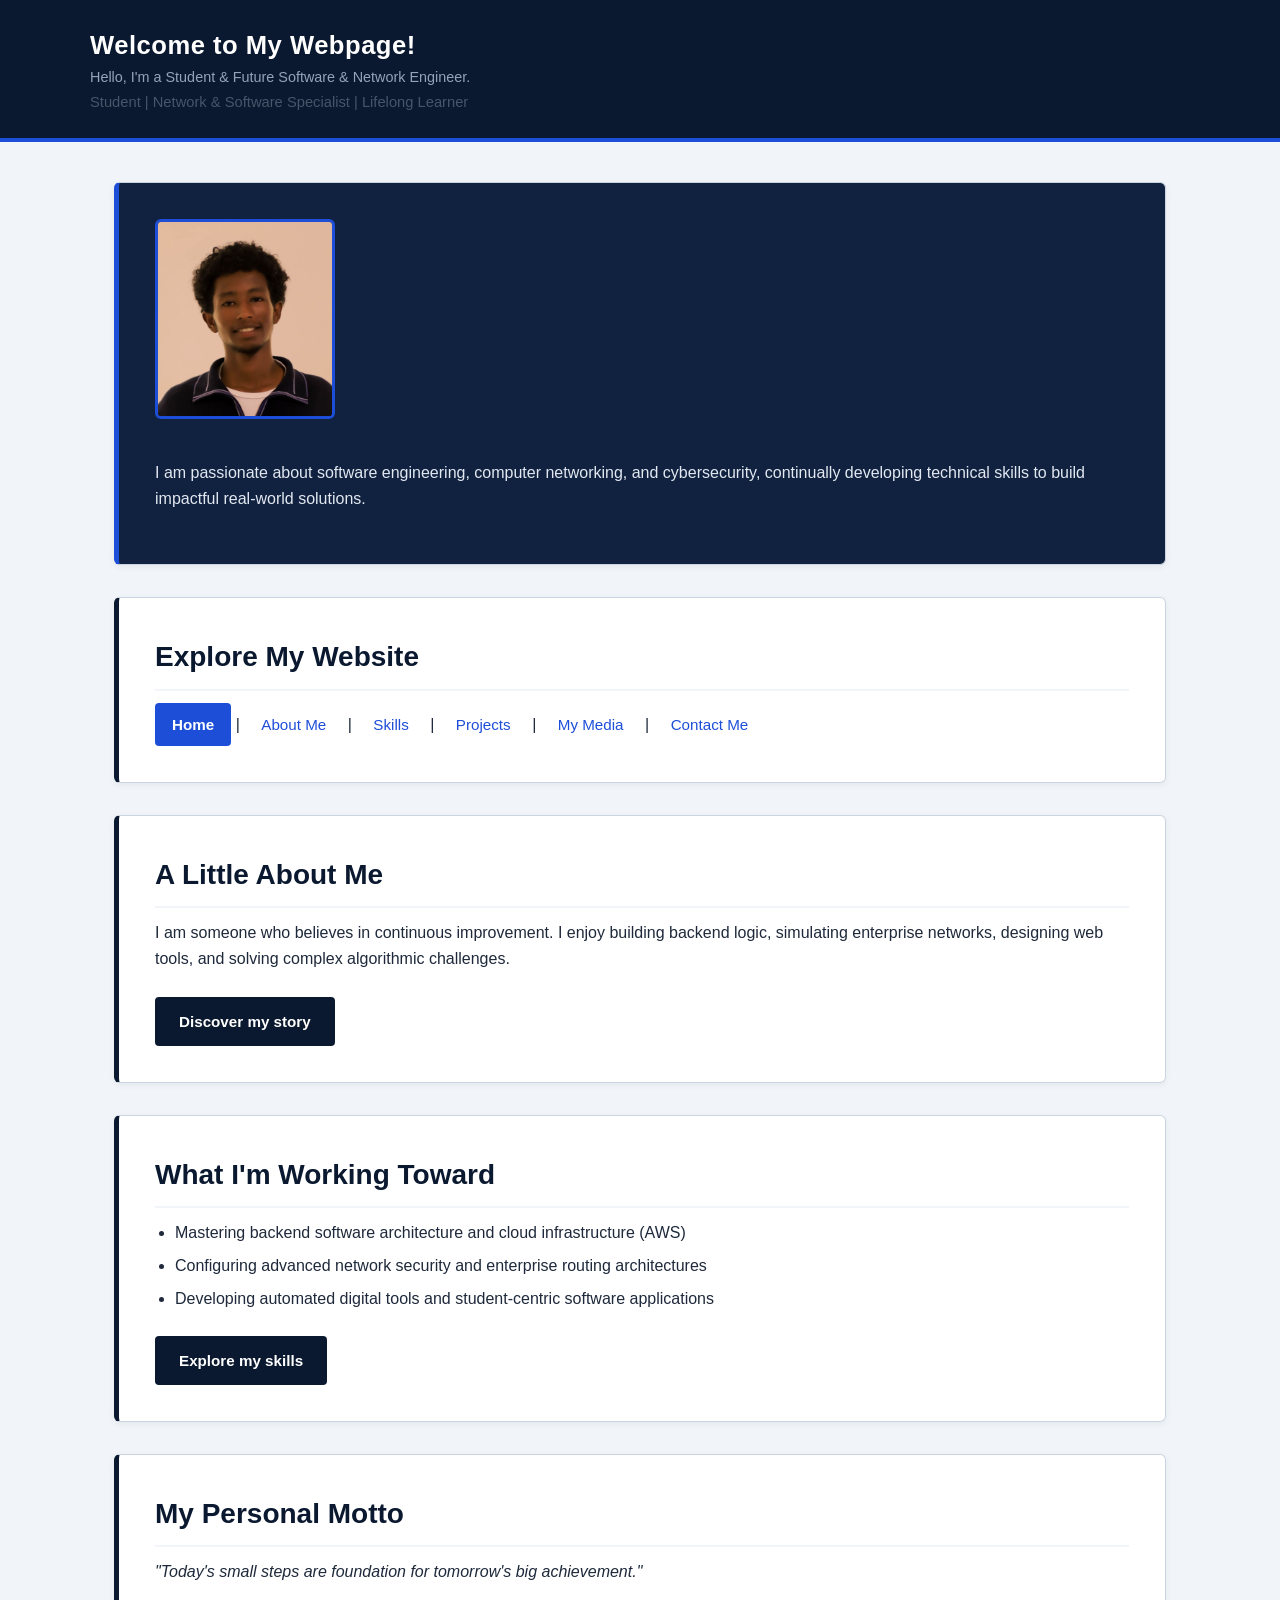
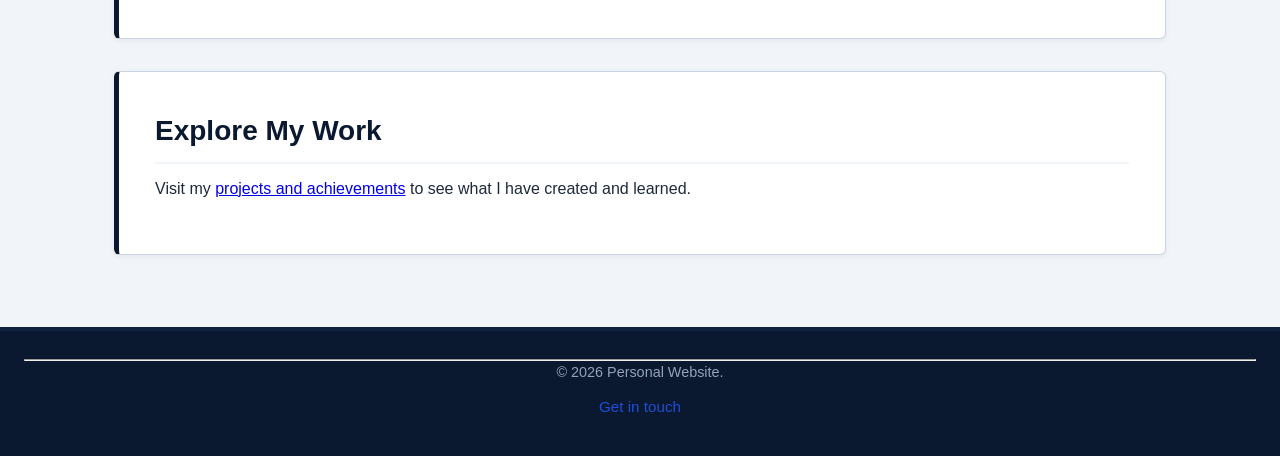
<file: index.html>
<!DOCTYPE html>
<html lang="en">
<head>
    <meta charset="UTF-8">
    <meta name="viewport" content="width=device-width, initial-scale=1.0">
    <title>Home - Roba's Personal Profile Website</title>
    <link rel="stylesheet" href="style.css">
</head>
<body id="page-home">

    <header id="main-header">
        <div class="header-inner">
            <div>
                <h1 id="site-title">Welcome to My Webpage!</h1>
                <p class="site-subtitle">Hello, I'm a Student &amp; Future Software &amp; Network Engineer.</p>
                <p class="muted-text">Student | Network &amp; Software Specialist | Lifelong Learner</p>
            </div>
        </div>
    </header>

    <main id="main-content">
        
        <section id="hero-section" class="page-section">
            <div class="profile-layout">
                <figure class="profile-figure">
                    <img src="images/profile.jpg" alt="Profile photo" width="180" height="200" class="profile-image">
                </figure>
                <div>
                    <p class="body-text">I am passionate about software engineering, computer networking, and cybersecurity, continually developing technical skills to build impactful real-world solutions.</p>
                </div>
            </div>
        </section>

        <section id="nav-section" class="page-section">
            <h2 class="section-heading">Explore My Website</h2>
            <nav class="navbar-block">
                <a href="index.html" class="nav-link active">Home</a> | 
                <a href="about.html" class="nav-link">About Me</a> | 
                <a href="skills.html" class="nav-link">Skills</a> | 
                <a href="projects.html" class="nav-link">Projects</a> | 
                <a href="media.html" class="nav-link">My Media</a> | 
                <a href="contact.html" class="nav-link">Contact Me</a>
            </nav>
        </section>

        <section id="about-intro-section" class="page-section">
            <h2 class="section-heading">A Little About Me</h2>
            <p class="body-text">I am someone who believes in continuous improvement. I enjoy building backend logic, simulating enterprise networks, designing web tools, and solving complex algorithmic challenges.</p>
            <p><a href="about.html" class="btn-primary">Discover my story</a></p>
        </section>

        <section id="goals-section" class="page-section">
            <h2 class="section-heading">What I'm Working Toward</h2>
            <ul class="styled-list">
                <li>Mastering backend software architecture and cloud infrastructure (AWS)</li>
                <li>Configuring advanced network security and enterprise routing architectures</li>
                <li>Developing automated digital tools and student-centric software applications</li>
            </ul>
            <p><a href="skills.html" class="btn-primary">Explore my skills</a></p>
        </section>

        <section id="motto-section" class="page-section">
            <h2 class="section-heading">My Personal Motto</h2>
            <blockquote class="body-text">
                <p><em>"Today's small steps are foundation for tomorrow's big achievement."</em></p>
            </blockquote>
        </section>

        <section id="work-explore-section" class="page-section">
            <h2 class="section-heading">Explore My Work</h2>
            <p class="body-text">Visit my <a href="projects.html">projects and achievements</a> to see what I have created and learned.</p>
        </section>
    </main>

    <footer id="main-footer">
        <hr>
        <p class="footer-text">&copy; 2026 Personal Website.</p>
        <p class="footer-text"><a href="contact.html" class="nav-link">Get in touch</a></p>
    </footer>

</body>
</html>
</file>
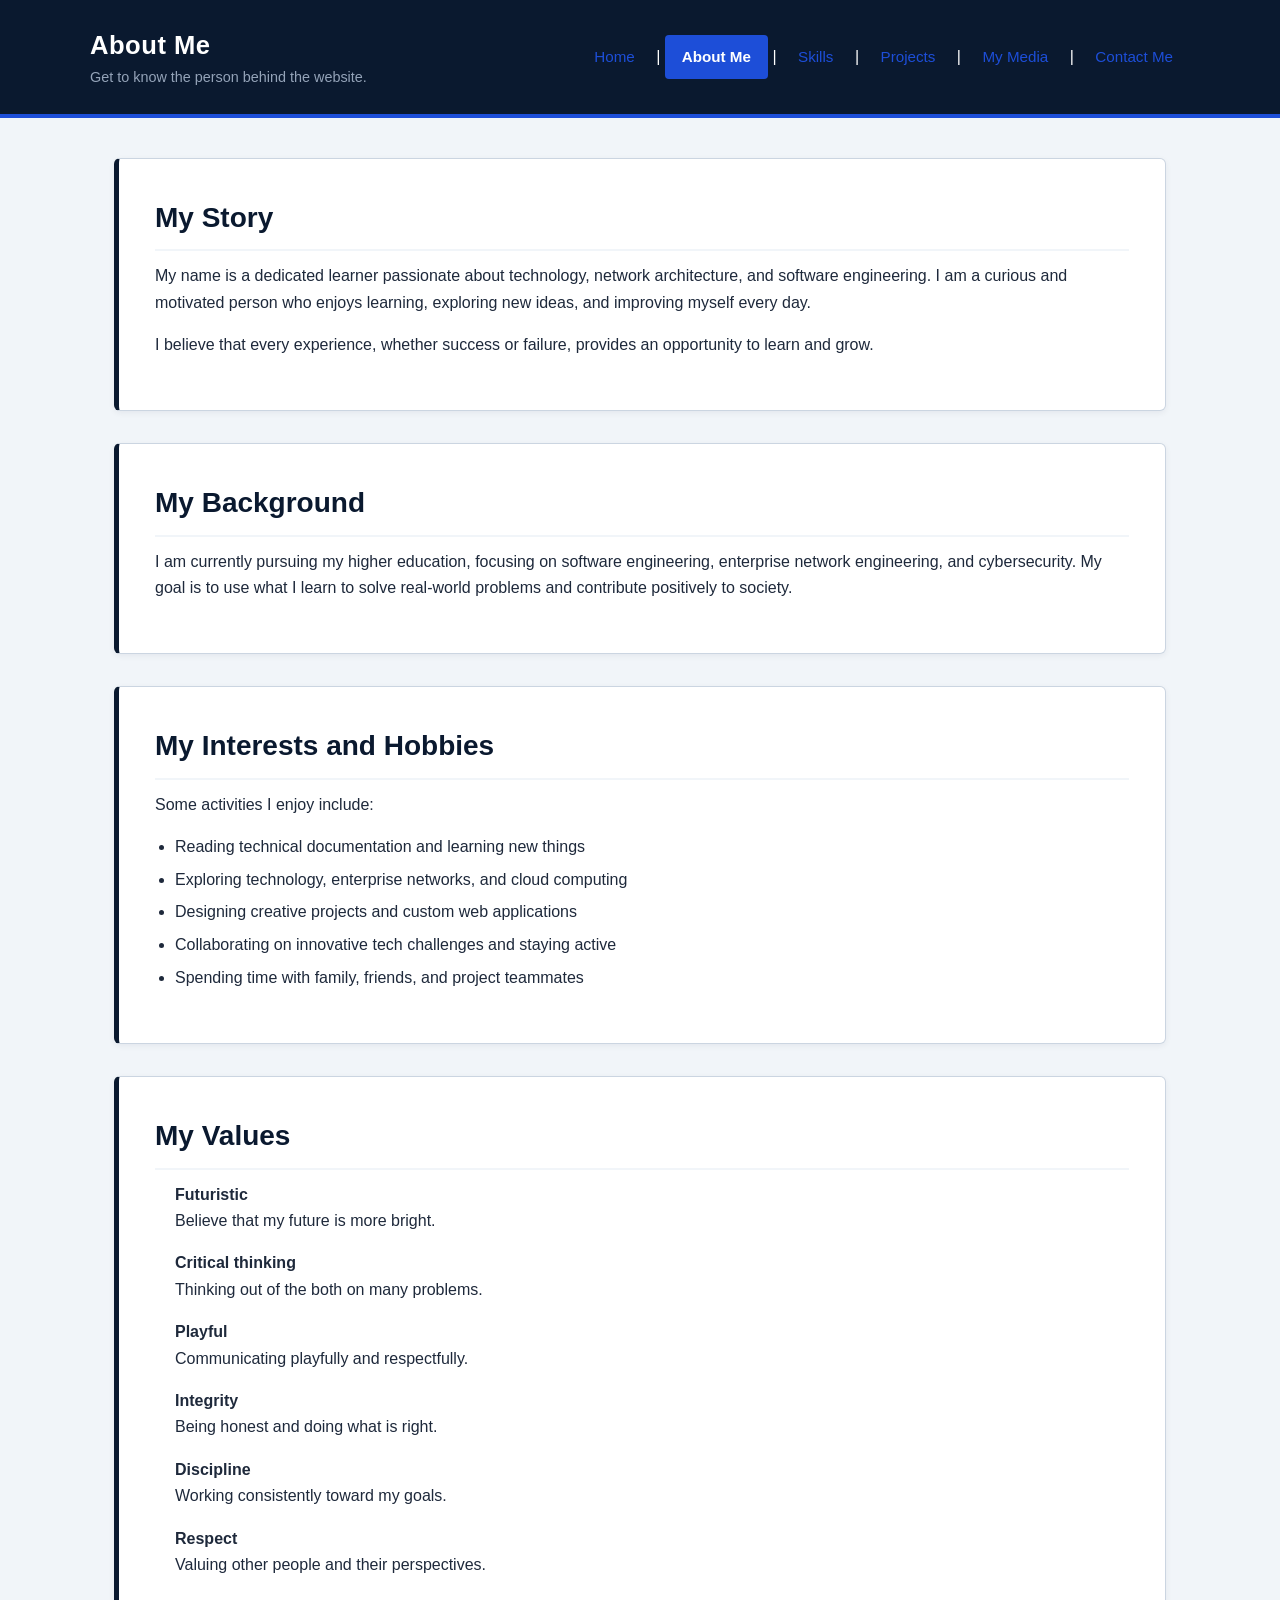
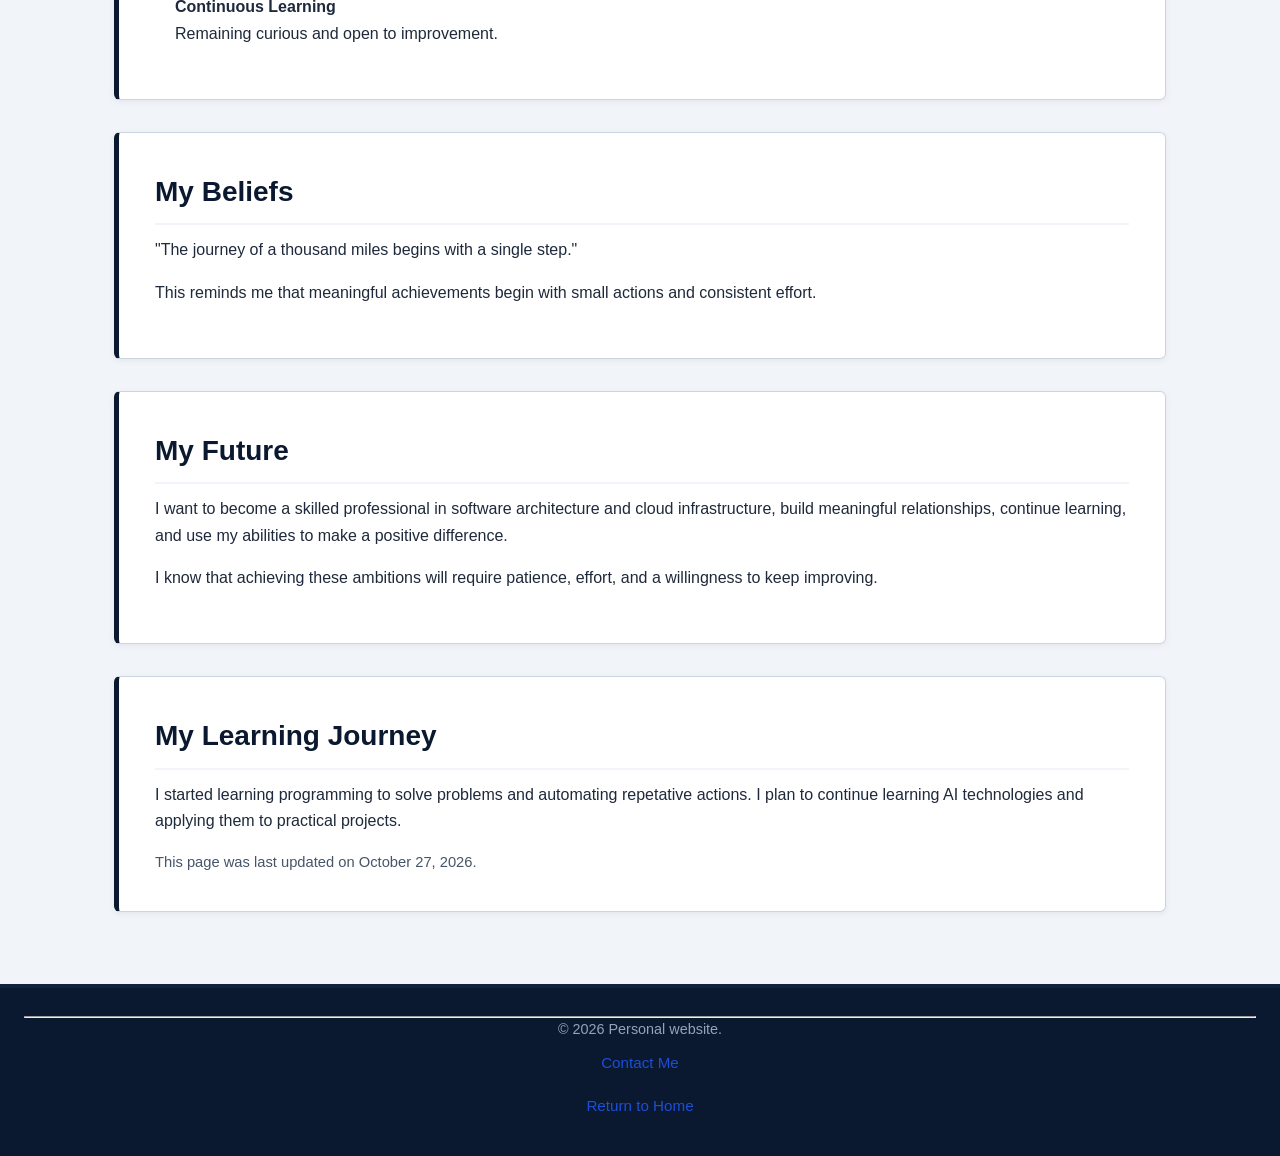
<file: about.html>
<!DOCTYPE html>
<html lang="en">
<head>
    <meta charset="UTF-8">
    <meta name="viewport" content="width=device-width, initial-scale=1.0">
    <title>About Me - Personal Profile Website</title>
    <link rel="stylesheet" href="style.css">
</head>
<body id="page-about">

    <header id="main-header">
        <div class="header-inner">
            <div>
                <h1 id="site-title">About Me</h1>
                <p class="site-subtitle">Get to know the person behind the website.</p>
            </div>
            <nav class="navbar-block">
                <a href="index.html" class="nav-link">Home</a> | 
                <a href="about.html" class="nav-link active">About Me</a> | 
                <a href="skills.html" class="nav-link">Skills</a> | 
                <a href="projects.html" class="nav-link">Projects</a> | 
                <a href="media.html" class="nav-link">My Media</a> | 
                <a href="contact.html" class="nav-link">Contact Me</a>
            </nav>
        </div>
    </header>

    <main id="main-content">
        <section class="page-section">
            <h2 class="section-heading">My Story</h2>
            <p class="body-text">My name is a dedicated learner passionate about technology, network architecture, and software engineering. I am a curious and motivated person who enjoys learning, exploring new ideas, and improving myself every day.</p>
            <p class="body-text">I believe that every experience, whether success or failure, provides an opportunity to learn and grow.</p>
        </section>

        <section class="page-section">
            <h2 class="section-heading">My Background</h2>
            <p class="body-text">I am currently pursuing my higher education, focusing on software engineering, enterprise network engineering, and cybersecurity. My goal is to use what I learn to solve real-world problems and contribute positively to society.</p>
        </section>

        <section class="page-section">
            <h2 class="section-heading">My Interests and Hobbies</h2>
            <p class="body-text">Some activities I enjoy include:</p>
            <ul class="styled-list">
                <li>Reading technical documentation and learning new things</li>
                <li>Exploring technology, enterprise networks, and cloud computing</li>
                <li>Designing creative projects and custom web applications</li>
                <li>Collaborating on innovative tech challenges and staying active</li>
                <li>Spending time with family, friends, and project teammates</li>
            </ul>
        </section>

        <section class="page-section">
            <h2 class="section-heading">My Values</h2>
            <dl class="styled-list">
                <dt><strong>Futuristic</strong></dt>
                <dd class="body-text">Believe that my future is more bright.</dd>

                <dt><strong>Critical thinking</strong></dt>
                <dd class="body-text">Thinking out of the both on many problems.</dd>

                <dt><strong>Playful</strong></dt>
                <dd class="body-text">Communicating playfully and respectfully.</dd>

                <dt><strong>Integrity</strong></dt>
                <dd class="body-text">Being honest and doing what is right.</dd>
                
                <dt><strong>Discipline</strong></dt>
                <dd class="body-text">Working consistently toward my goals.</dd>
                
                <dt><strong>Respect</strong></dt>
                <dd class="body-text">Valuing other people and their perspectives.</dd>
                
                <dt><strong>Continuous Learning</strong></dt>
                <dd class="body-text">Remaining curious and open to improvement.</dd>
            </dl>
        </section>

        <section class="page-section">
            <h2 class="section-heading">My Beliefs</h2>
            <blockquote class="body-text">
                <p>"The journey of a thousand miles begins with a single step."</p>
            </blockquote>
            <p class="body-text">This reminds me that meaningful achievements begin with small actions and consistent effort.</p>
        </section>

        <section class="page-section">
            <h2 class="section-heading">My Future</h2>
            <p class="body-text">I want to become a skilled professional in software architecture and cloud infrastructure, build meaningful relationships, continue learning, and use my abilities to make a positive difference.</p>
            <p class="body-text">I know that achieving these ambitions will require patience, effort, and a willingness to keep improving.</p>
        </section>

        <section class="page-section">
            <h2 class="section-heading">My Learning Journey</h2>
            <p class="body-text">I started learning programming to solve problems and automating repetative actions. I plan to continue learning AI technologies and applying them to practical projects.</p>
            <p class="muted-text">This page was last updated on <time datetime="2026-10-27">October 27, 2026</time>.</p>
        </section>
    </main>

    <footer id="main-footer">
        <hr>
        <p class="footer-text">&copy; 2026 Personal website.</p>
        <p class="footer-text"><a href="contact.html" class="nav-link">Contact Me</a></p>
        <p class="footer-text"><a href="index.html" class="nav-link">Return to Home</a></p>
    </footer>

</body>
</html>
</file>
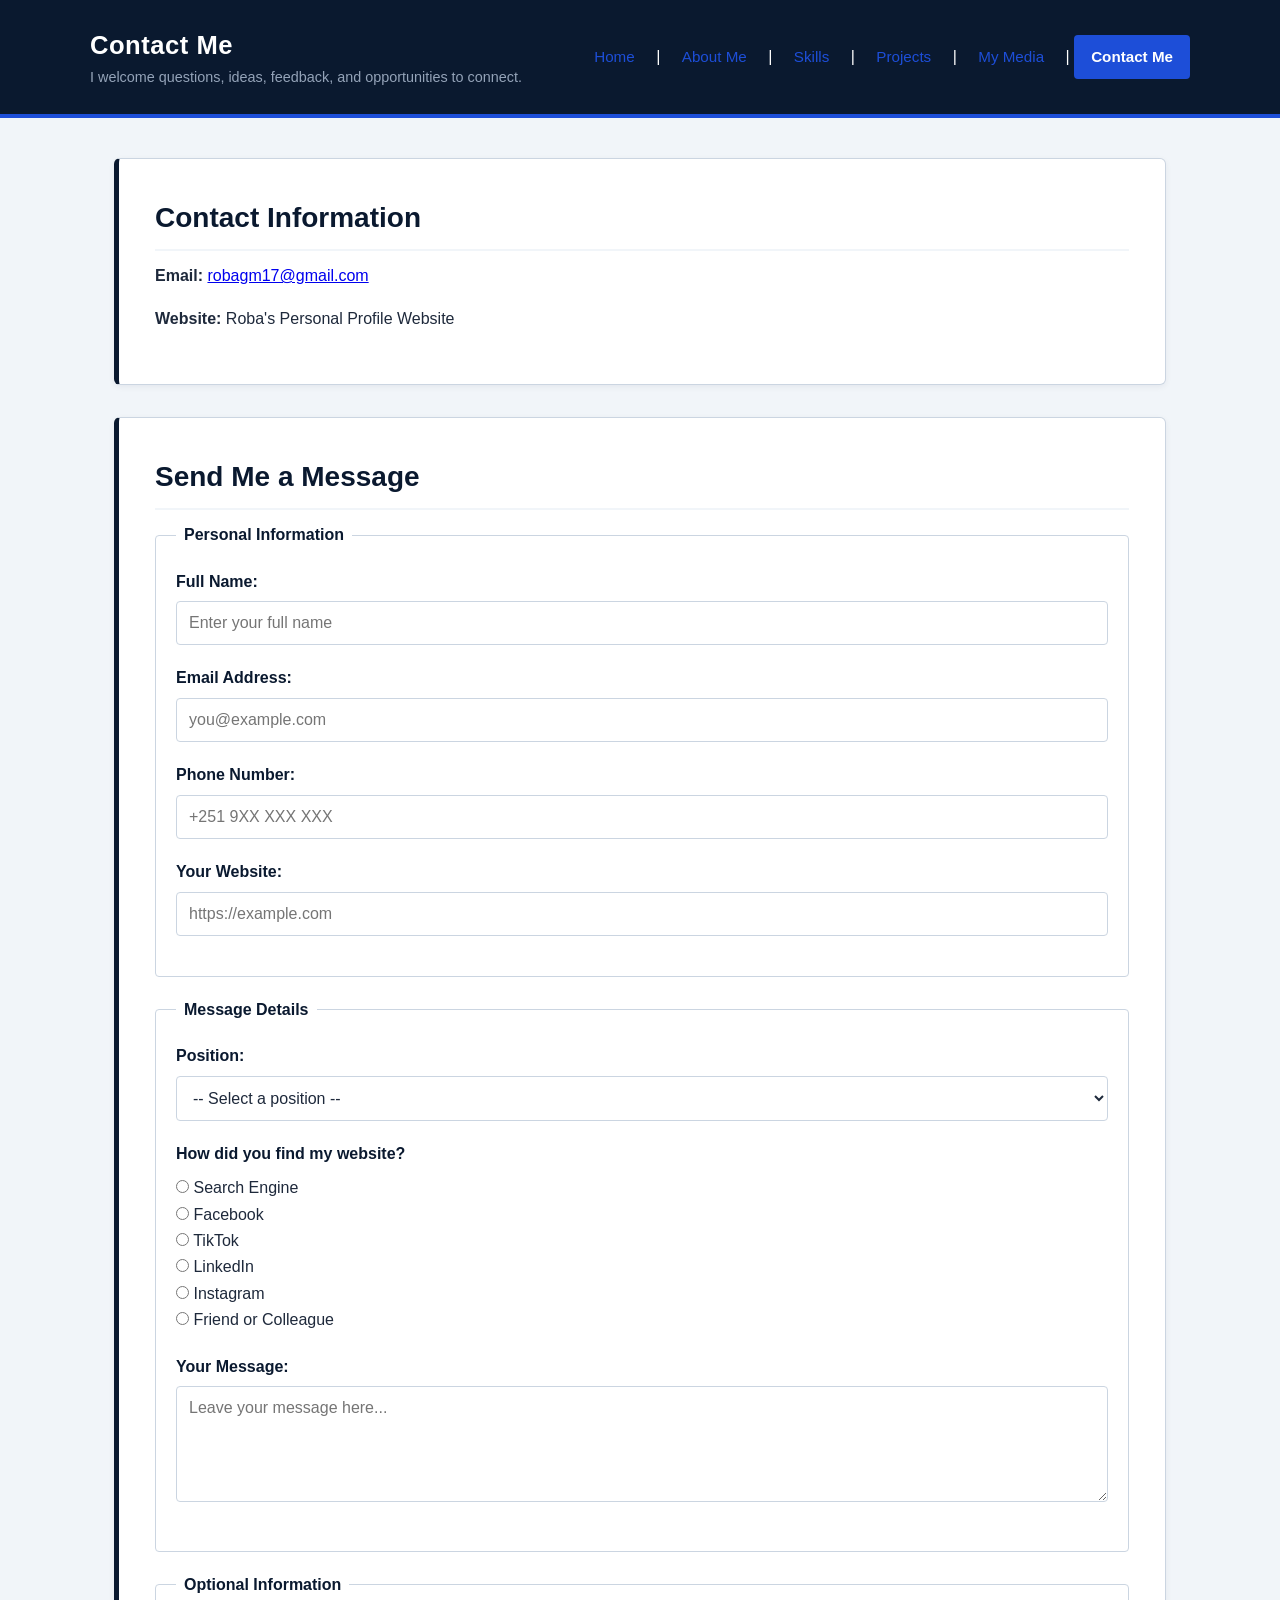
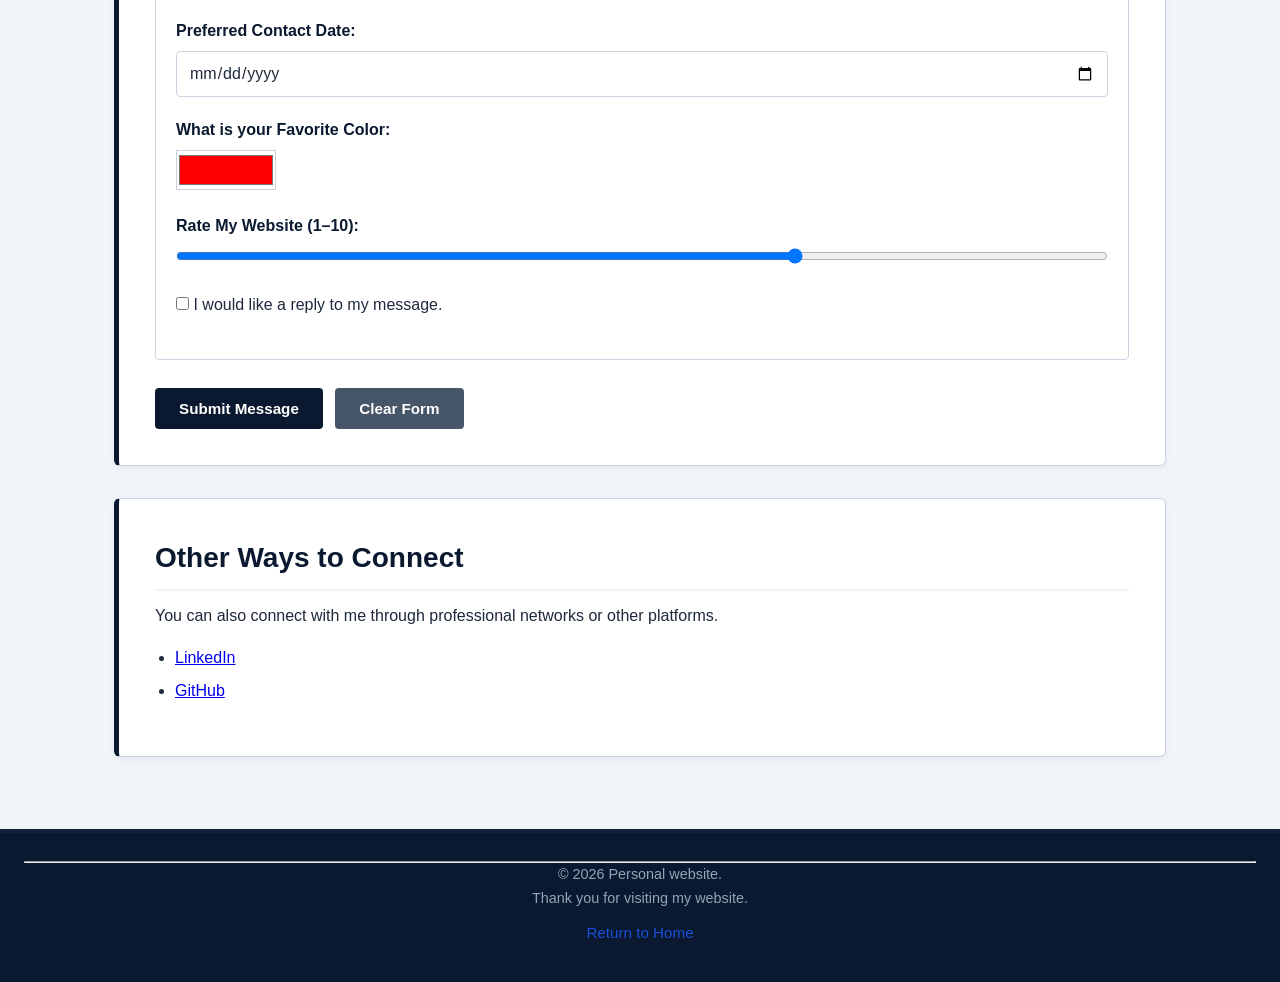
<file: contact.html>
<!DOCTYPE html>
<html lang="en">
<head>
    <meta charset="UTF-8">
    <meta name="viewport" content="width=device-width, initial-scale=1.0">
    <title>Contact Me -> Roba's Personal Profile Website</title>
    <link rel="stylesheet" href="style.css">
</head>
<body id="page-contact">

    <header id="main-header">
        <div class="header-inner">
            <div>
                <h1 id="site-title">Contact Me</h1>
                <p class="site-subtitle">I welcome questions, ideas, feedback, and opportunities to connect.</p>
            </div>
            <nav class="navbar-block">
                <a href="index.html" class="nav-link">Home</a> | 
                <a href="about.html" class="nav-link">About Me</a> | 
                <a href="skills.html" class="nav-link">Skills</a> | 
                <a href="projects.html" class="nav-link">Projects</a> | 
                <a href="media.html" class="nav-link">My Media</a> | 
                <a href="contact.html" class="nav-link active">Contact Me</a>
            </nav>
        </div>
    </header>

    <main id="main-content">
        <section class="page-section">
            <h2 class="section-heading">Contact Information</h2>
            <p class="body-text"><strong>Email:</strong> <a href="mailto:robagm17@gmail.com">robagm17@gmail.com</a></p>
            <p class="body-text"><strong>Website:</strong> Roba's Personal Profile Website</p>
        </section>

        <section class="page-section">
            <h2 class="section-heading">Send Me a Message</h2>
            <form action="#" method="post" id="contact-form">

                <fieldset>
                    <legend>Personal Information</legend>
                    
                    <div class="form-group">
                        <label for="fullname" class="form-label">Full Name:</label>
                        <input type="text" id="fullname" name="fullname" placeholder="Enter your full name" required class="form-input">
                    </div>
                    
                    <div class="form-group">
                        <label for="email" class="form-label">Email Address:</label>
                        <input type="email" id="email" name="email" placeholder="you@example.com" required class="form-input">
                    </div>
                    
                    <div class="form-group">
                        <label for="phone" class="form-label">Phone Number:</label>
                        <input type="tel" id="phone" name="phone" placeholder="+251 9XX XXX XXX" pattern="[\+]?[0-9\s\-]{9,15}" class="form-input">
                    </div>
                    
                    <div class="form-group">
                        <label for="website" class="form-label">Your Website:</label>
                        <input type="url" id="website" name="website" placeholder="https://example.com" class="form-input">
                    </div>
                </fieldset>

                <fieldset>
                    <legend>Message Details</legend>
                    
                    <div class="form-group">
                        <label for="subject" class="form-label">Position:</label>
                        <select id="subject" name="subject" required class="form-select">
                            <option value="">-- Select a position --</option>
                            <option value="general">General Inquiry</option>
                            <option value="collaboration">Project Collaboration</option>
                            <option value="networking">Networking &amp; Security</option>
                            <option value="feedback">Website Feedback</option>
                        </select>
                    </div>

                    <div class="form-group">
                        <strong class="form-label">How did you find my website?</strong>
                        <div style="margin-top: 0.5rem;" class="body-text">
                            <input type="radio" id="find-search" name="referral" value="search">
                            <label for="find-search">Search Engine</label><br>

                            <input type="radio" id="facebook" name="referral" value="facebook">
                            <label for="facebook">Facebook</label><br>

                            <input type="radio" id="tiktok" name="referral" value="tiktok">
                            <label for="tiktok">TikTok</label><br>

                            <input type="radio" id="linkedin" name="referral" value="linkedin">
                            <label for="linkedin">LinkedIn</label><br>

                            <input type="radio" id="instagram" name="referral" value="instagram">
                            <label for="instagram">Instagram</label><br>

                            <input type="radio" id="find-friend" name="referral" value="friend">
                            <label for="find-friend">Friend or Colleague</label>
                        </div>
                    </div>

                    <div class="form-group">
                        <label for="message" class="form-label">Your Message:</label>
                        <textarea id="message" name="message" rows="5" cols="40" placeholder="Leave your message here..." required class="form-textarea"></textarea>
                    </div>
                </fieldset>

                <fieldset>
                    <legend>Optional Information</legend>
                    
                    <div class="form-group">
                        <label for="contact-date" class="form-label">Preferred Contact Date:</label>
                        <input type="date" id="contact-date" name="contact-date" class="form-input">
                    </div>

                    <div class="form-group">
                        <label for="fav-color" class="form-label">What is your Favorite Color:</label>
                        <input type="color" id="fav-color" name="fav-color" value="#ff0000" style="height: 40px; width: 100px; border: 1px solid var(--border-gray); background: none; cursor: pointer;">
                    </div>

                    <div class="form-group">
                        <label for="site-rating" class="form-label">Rate My Website (1–10):</label>
                        <input type="range" id="site-rating" name="site-rating" min="1" max="10" value="7" style="width: 100%;">
                    </div>

                    <div class="form-group">
                        <input type="checkbox" id="reply-request" name="reply-request" value="yes">
                        <label for="reply-request">I would like a reply to my message.</label>
                    </div>
                </fieldset>

                <button type="submit">Submit Message</button>
                <button type="reset">Clear Form</button>

            </form>
        </section>

        <section class="page-section">
            <h2 class="section-heading">Other Ways to Connect</h2>
            <p class="body-text">You can also connect with me through professional networks or other platforms.</p>
            <ul class="styled-list">
                <li><a href="https://linkedin.com/in/roba-gm" target="_blank" rel="noopener">LinkedIn</a></li>
                <li><a href="https://github.com/roba-gm" target="_blank" rel="noopener">GitHub</a></li>
            </ul>
        </section>
    </main>

    <footer id="main-footer">
        <hr>
        <p class="footer-text">&copy; 2026 Personal website.</p>
        <p class="footer-text">Thank you for visiting my website.</p>
        <p class="footer-text"><a href="index.html" class="nav-link">Return to Home</a></p>
    </footer>

</body>
</html>
</file>
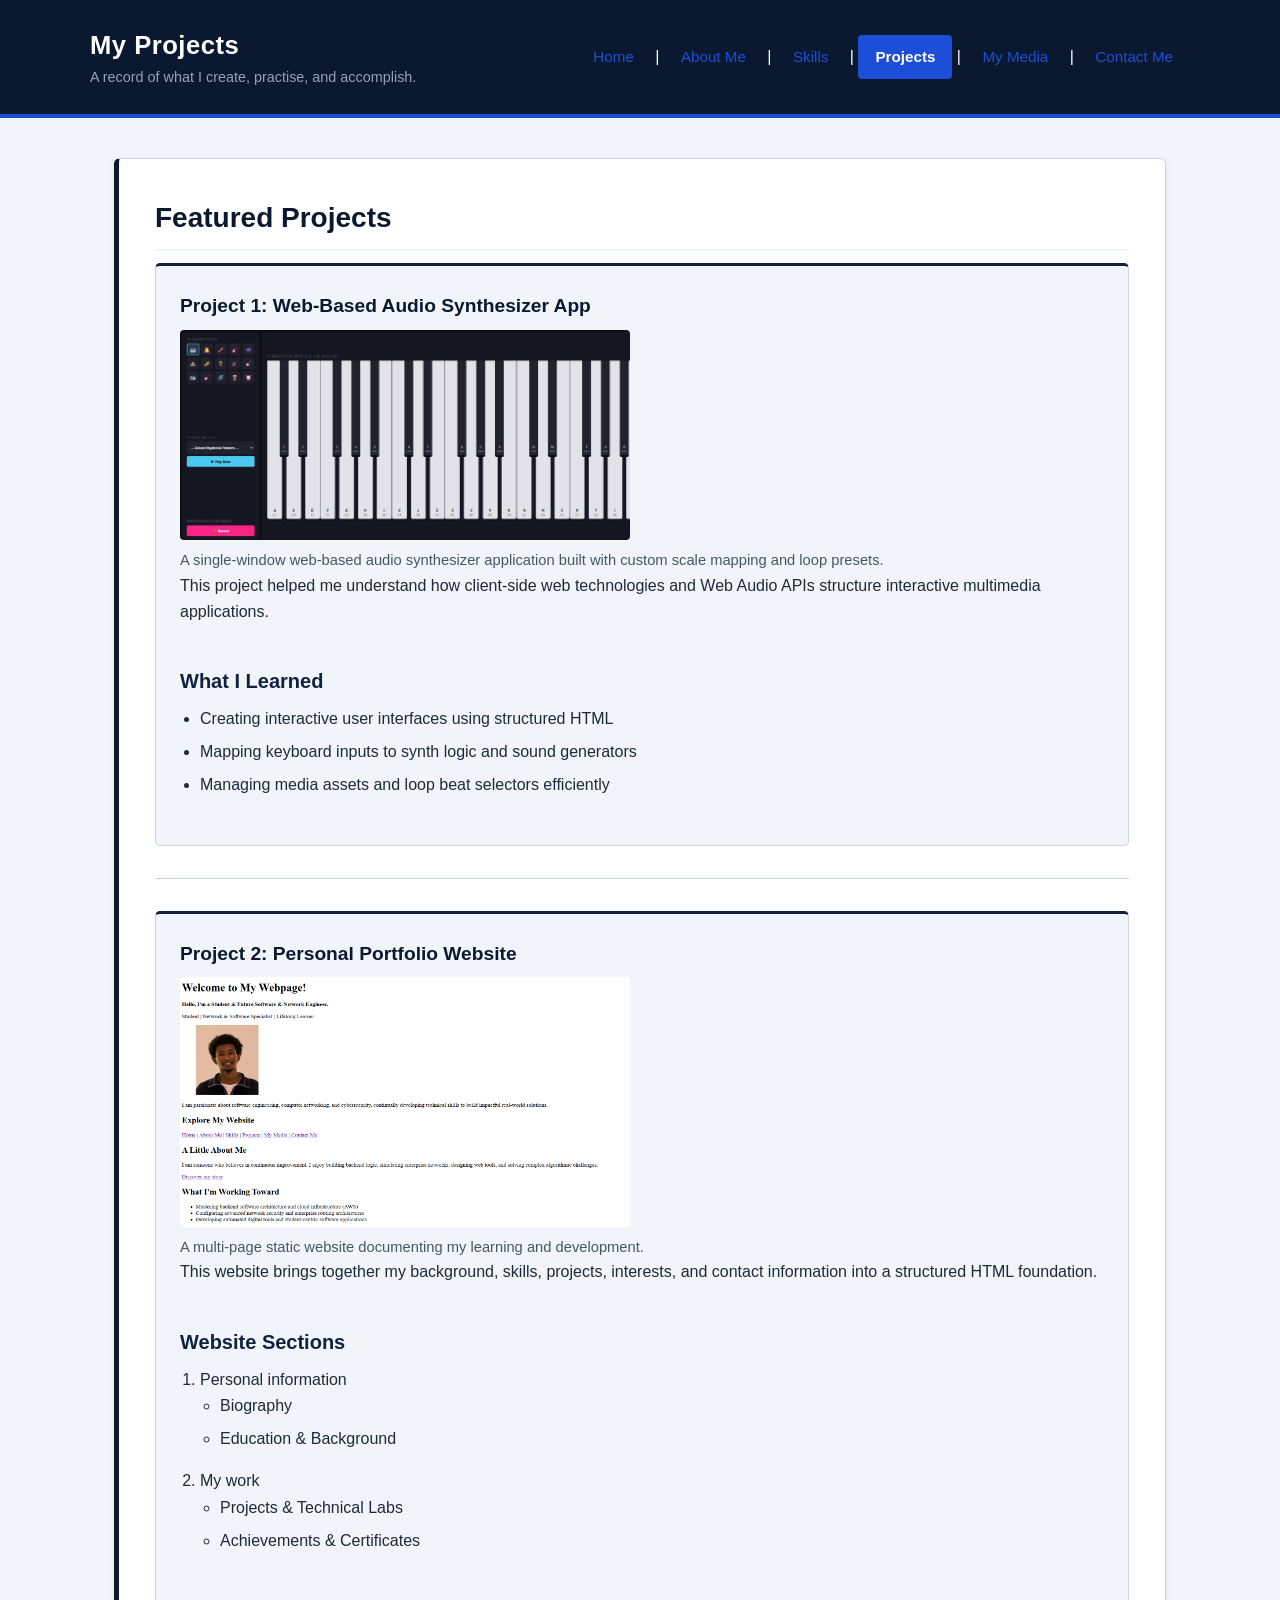
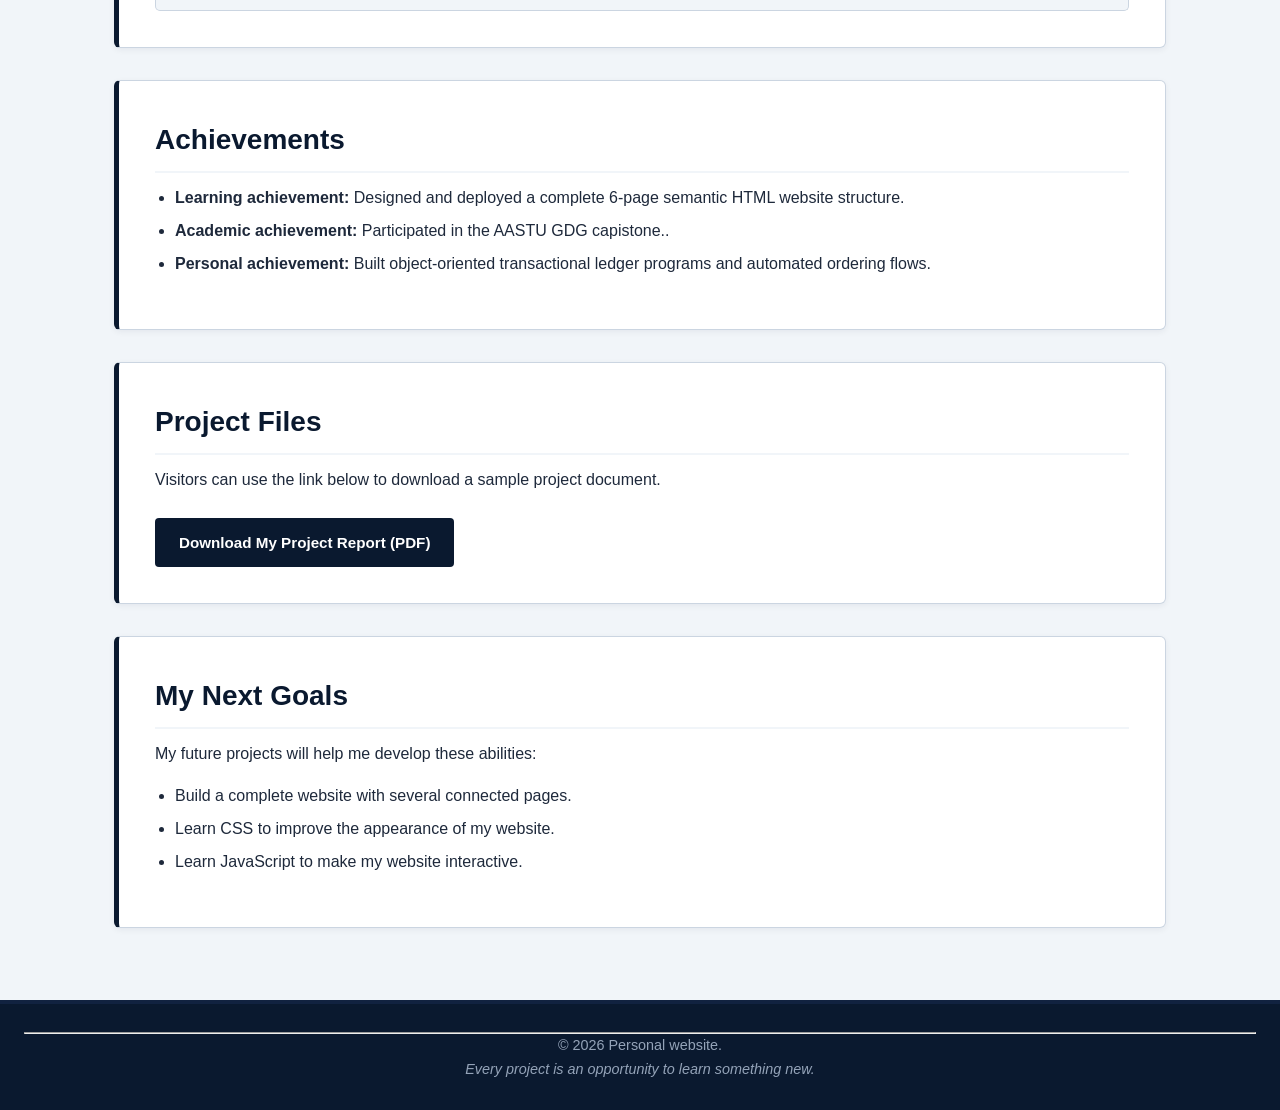
<file: projects.html>
<!DOCTYPE html>
<html lang="en">
<head>
    <meta charset="UTF-8">
    <meta name="viewport" content="width=device-width, initial-scale=1.0">
    <title>Projects & Achievements - Personal Profile Website</title>
    <link rel="stylesheet" href="style.css">
</head>
<body id="page-projects">

    <header id="main-header">
        <div class="header-inner">
            <div>
                <h1 id="site-title">My Projects</h1>
                <p class="site-subtitle">A record of what I create, practise, and accomplish.</p>
            </div>
            <nav class="navbar-block">
                <a href="index.html" class="nav-link">Home</a> | 
                <a href="about.html" class="nav-link">About Me</a> | 
                <a href="skills.html" class="nav-link">Skills</a> | 
                <a href="projects.html" class="nav-link active">Projects</a> | 
                <a href="media.html" class="nav-link">My Media</a> | 
                <a href="contact.html" class="nav-link">Contact Me</a>
            </nav>
        </div>
    </header>

    <main id="main-content">
        <section class="page-section">
            <h2 class="section-heading">Featured Projects</h2>

            <article class="info-card" style="margin-bottom: 2rem;">
                <h3 class="card-title">Project 1: Web-Based Audio Synthesizer App</h3>
                <figure>
                    <img src="images/project1.png" alt="Screenshot of Web-Based Audio Synthesizer Interface" width="450" style="max-width: 100%; height: auto; border-radius: 4px;">
                    <figcaption class="muted-text">A single-window web-based audio synthesizer application built with custom scale mapping and loop presets.</figcaption>
                </figure>
                <p class="body-text">This project helped me understand how client-side web technologies and Web Audio APIs structure interactive multimedia applications.</p>
                
                <h4 class="subsection-heading">What I Learned</h4>
                <ul class="styled-list">
                    <li>Creating interactive user interfaces using structured HTML</li>
                    <li>Mapping keyboard inputs to synth logic and sound generators</li>
                    <li>Managing media assets and loop beat selectors efficiently</li>
                </ul>
            </article>

            <hr style="border: 0; border-top: 1px solid var(--border-gray); margin: 2rem 0;">

            <article class="info-card">
                <h3 class="card-title">Project 2: Personal Portfolio Website</h3>
                <figure>
                    <img src="images/project2.png" alt="Preview layout of personal portfolio website" width="450" style="max-width: 100%; height: auto; border-radius: 4px;">
                    <figcaption class="muted-text">A multi-page static website documenting my learning and development.</figcaption>
                </figure>
                <p class="body-text">This website brings together my background, skills, projects, interests, and contact information into a structured HTML foundation.</p>
                
                <h4 class="subsection-heading">Website Sections</h4>
                <ol class="styled-list">
                    <li>Personal information
                        <ul class="styled-list">
                            <li>Biography</li>
                            <li>Education &amp; Background</li>
                        </ul>
                    </li>
                    <li>My work
                        <ul class="styled-list">
                            <li>Projects &amp; Technical Labs</li>
                            <li>Achievements &amp; Certificates</li>
                        </ul>
                    </li>
                </ol>
            </article>
        </section>

        <section class="page-section">
            <h2 class="section-heading">Achievements</h2>
            <ul class="styled-list">
                <li><strong>Learning achievement:</strong> Designed and deployed a complete 6-page semantic HTML website structure.</li>
                <li><strong>Academic achievement:</strong> Participated in the AASTU GDG capistone..</li>
                <li><strong>Personal achievement:</strong> Built object-oriented transactional ledger programs and automated ordering flows.</li>
            </ul>
        </section>

        <section class="page-section">
            <h2 class="section-heading">Project Files</h2>
            <p class="body-text">Visitors can use the link below to download a sample project document.</p>
            <p><a href="docs/Project-Report.pdf" download="Project-Report-2026.pdf" class="btn-primary">Download My Project Report (PDF)</a></p>
        </section>

        <section class="page-section">
            <h2 class="section-heading">My Next Goals</h2>
            <p class="body-text">My future projects will help me develop these abilities:</p>
            <ul class="styled-list">
                <li>Build a complete website with several connected pages.</li>
                <li>Learn CSS to improve the appearance of my website.</li>
                <li>Learn JavaScript to make my website interactive.</li>
            </ul>
        </section>
    </main>

    <footer id="main-footer">
        <hr>
        <p class="footer-text">&copy; 2026 Personal website.</p>
        <p class="footer-text"><em>Every project is an opportunity to learn something new.</em></p>
    </footer>

</body>
</html>
</file>
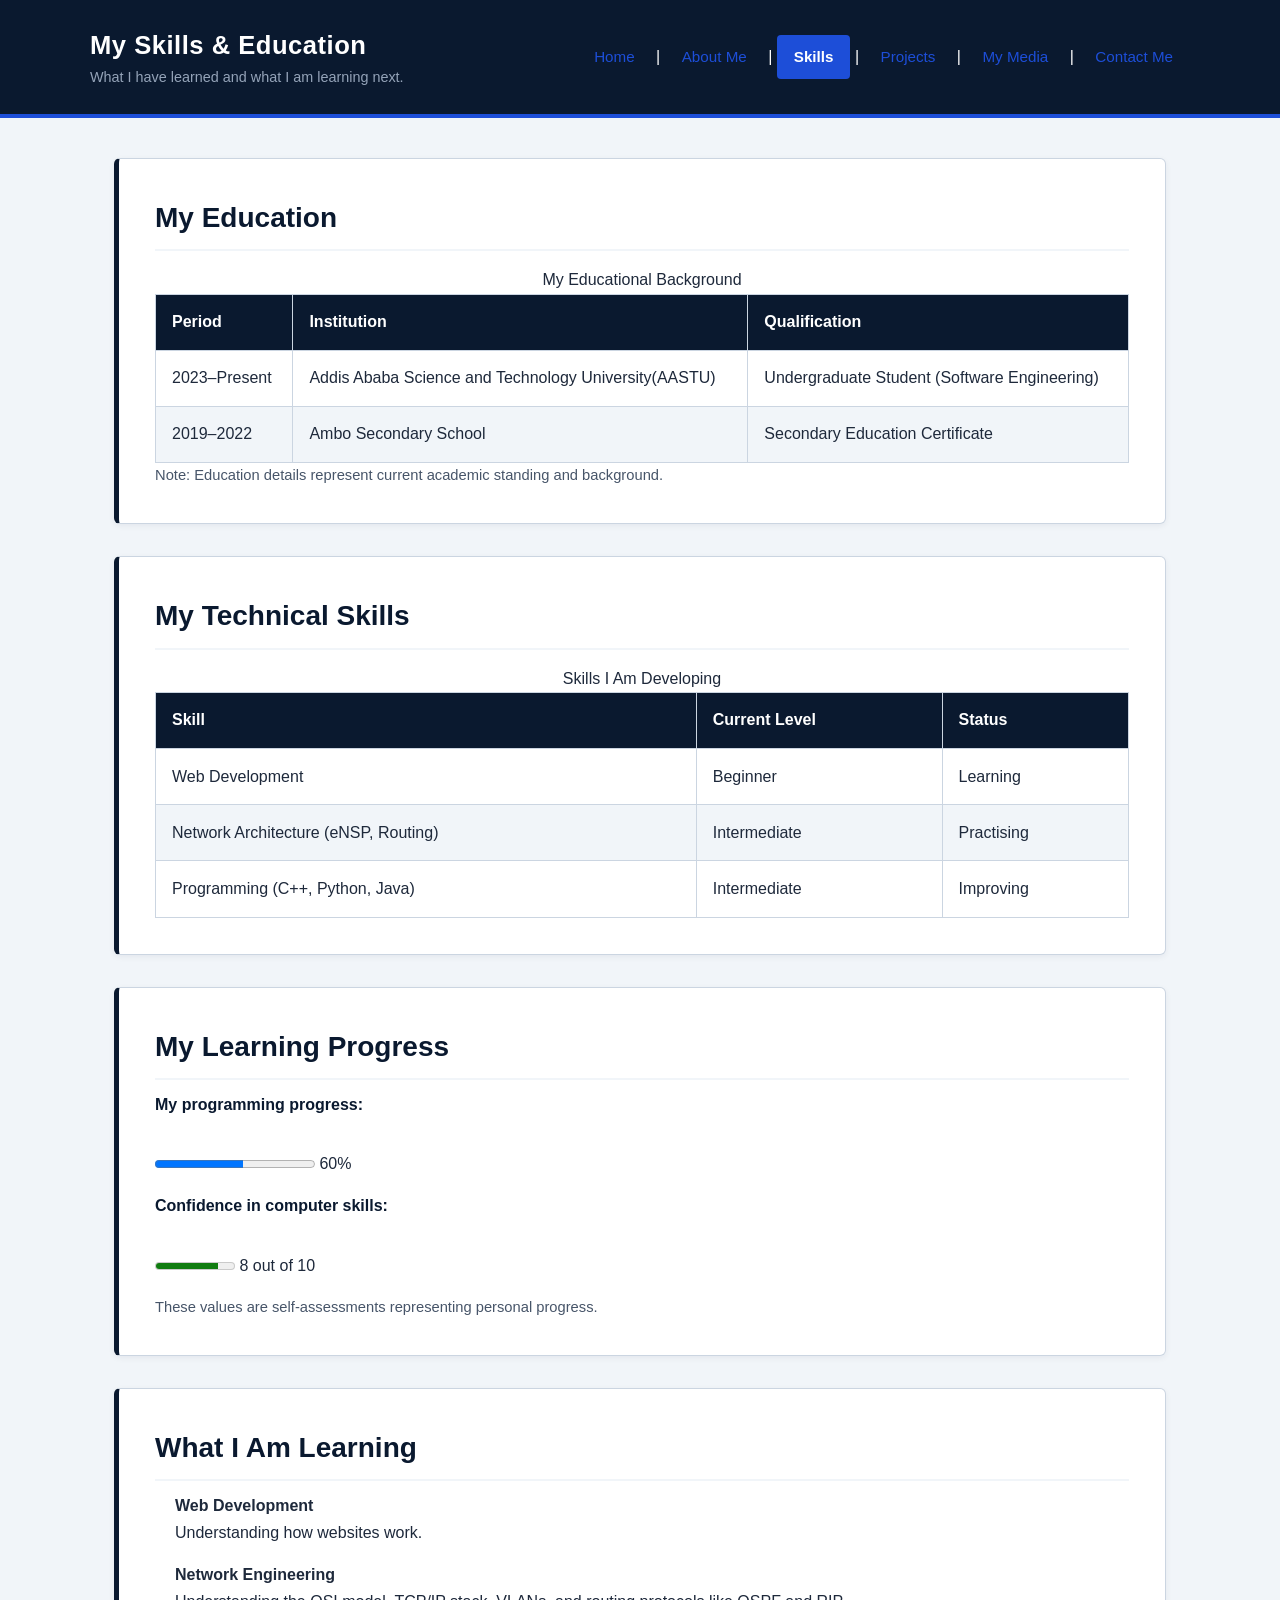
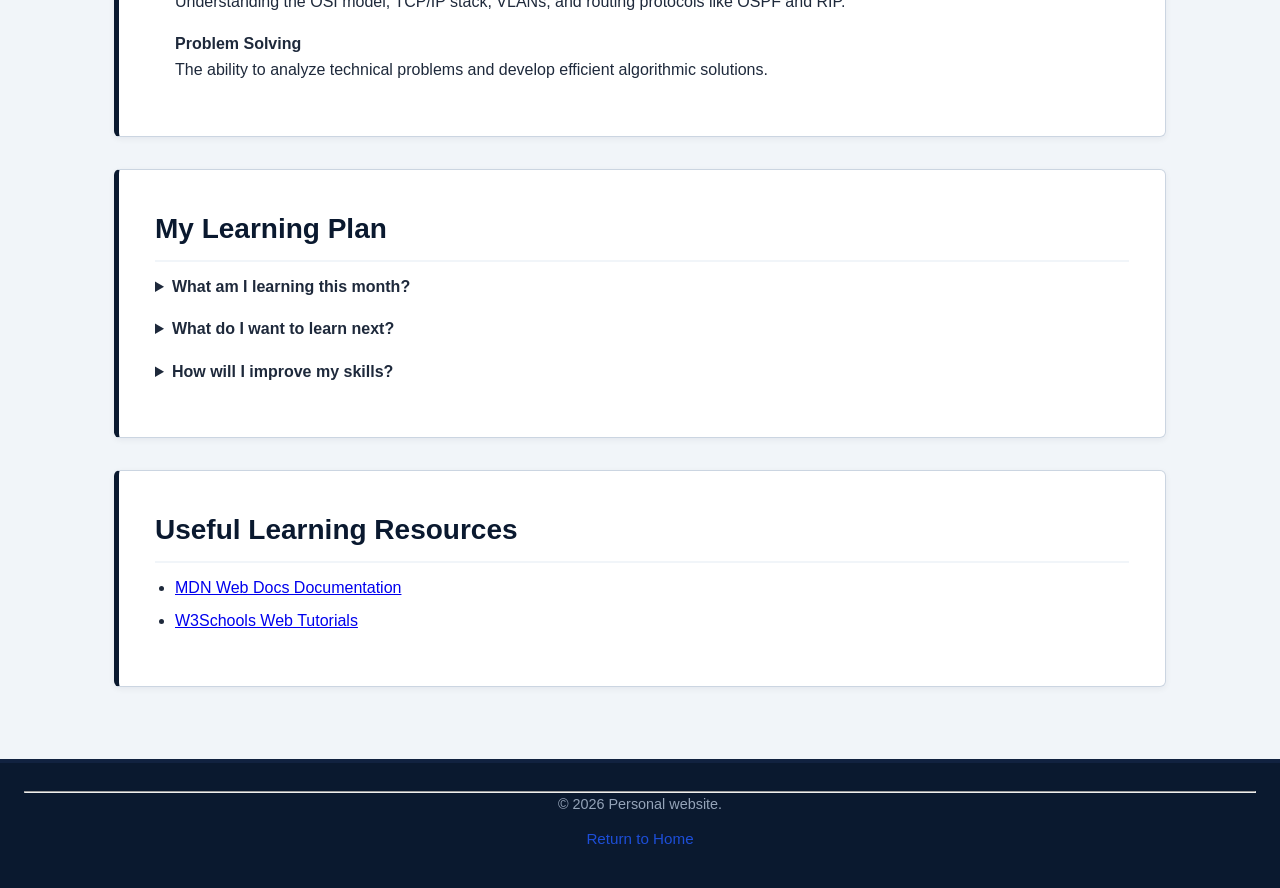
<file: skills.html>
<!DOCTYPE html>
<html lang="en">
<head>
    <meta charset="UTF-8">
    <meta name="viewport" content="width=device-width, initial-scale=1.0">
    <title>Skills & Education - Personal Profile Website</title>
    <link rel="stylesheet" href="style.css">
</head>
<body id="page-skills">

    <header id="main-header">
        <div class="header-inner">
            <div>
                <h1 id="site-title">My Skills &amp; Education</h1>
                <p class="site-subtitle">What I have learned and what I am learning next.</p>
            </div>
            <nav class="navbar-block">
                <a href="index.html" class="nav-link">Home</a> | 
                <a href="about.html" class="nav-link">About Me</a> | 
                <a href="skills.html" class="nav-link active">Skills</a> | 
                <a href="projects.html" class="nav-link">Projects</a> | 
                <a href="media.html" class="nav-link">My Media</a> | 
                <a href="contact.html" class="nav-link">Contact Me</a>
            </nav>
        </div>
    </header>

    <main id="main-content">
        <section class="page-section">
            <h2 class="section-heading">My Education</h2>
            <table class="data-table">
                <caption>My Educational Background</caption>
                <thead>
                    <tr>
                        <th scope="col">Period</th>
                        <th scope="col">Institution</th>
                        <th scope="col">Qualification</th>
                    </tr>
                </thead>
                <tbody>
                    <tr>
                        <td>2023–Present</td>
                        <td>Addis Ababa Science and Technology University(AASTU)</td>
                        <td>Undergraduate Student (Software Engineering)</td>
                    </tr>
                    <tr>
                        <td>2019–2022</td>
                        <td>Ambo Secondary School</td>
                        <td>Secondary Education Certificate</td>
                    </tr>
                </tbody>
            </table>
            <p class="muted-text">Note: Education details represent current academic standing and background.</p>
        </section>

        <section class="page-section">
            <h2 class="section-heading">My Technical Skills</h2>
            <table class="data-table">
                <caption>Skills I Am Developing</caption>
                <thead>
                    <tr>
                        <th scope="col">Skill</th>
                        <th scope="col">Current Level</th>
                        <th scope="col">Status</th>
                    </tr>
                </thead>
                <tbody>
                    <tr>
                        <td>Web Development</td>
                        <td>Beginner</td>
                        <td>Learning</td>
                    </tr>
                    <tr>
                        <td>Network Architecture (eNSP, Routing)</td>
                        <td>Intermediate</td>
                        <td>Practising</td>
                    </tr>
                    <tr>
                        <td>Programming (C++, Python, Java)</td>
                        <td>Intermediate</td>
                        <td>Improving</td>
                    </tr>
                </tbody>
            </table>
        </section>

        <section class="page-section">
            <h2 class="section-heading">My Learning Progress</h2>
            <p class="body-text">
                <label for="html-progress" class="form-label">My programming progress:</label><br>
                <progress id="html-progress" value="55" max="100">55%</progress> 60%
            </p>
            <p class="body-text">
                <label for="computer-confidence" class="form-label">Confidence in computer skills:</label><br>
                <meter id="computer-confidence" value="8" min="0" max="10">8 out of 10</meter> 8 out of 10
            </p>
            <p class="muted-text">These values are self-assessments representing personal progress.</p>
        </section>

        <section class="page-section">
            <h2 class="section-heading">What I Am Learning</h2>
            <dl class="styled-list">
                <dt><strong>Web Development</strong></dt>
                <dd class="body-text">Understanding how websites work.</dd>

                <dt><strong>Network Engineering</strong></dt>
                <dd class="body-text">Understanding the OSI model, TCP/IP stack, VLANs, and routing protocols like OSPF and RIP.</dd>

                <dt><strong>Problem Solving</strong></dt>
                <dd class="body-text">The ability to analyze technical problems and develop efficient algorithmic solutions.</dd>
            </dl>
        </section>

        <section class="page-section">
            <h2 class="section-heading">My Learning Plan</h2>
            <details class="body-text">
                <summary><strong>What am I learning this month?</strong></summary>
                <p>Focusing on advanced semantic HTML5 page structuring, and object-oriented programming principles.</p>
            </details>
            <details class="body-text">
                <summary><strong>What do I want to learn next?</strong></summary>
                <p>CSS styling techniques, JavaScript for front-end interactivity, and backend cloud architecture with AWS.</p>
            </details>
            <details class="body-text">
                <summary><strong>How will I improve my skills?</strong></summary>
                <p>By building real projects, completing hands-on practical lab exercises, and contributing to software repositories.</p>
            </details>
        </section>

        <section class="page-section">
            <h2 class="section-heading">Useful Learning Resources</h2>
            <ul class="styled-list">
                <li><a href="https://developer.mozilla.org/" target="_blank" rel="noopener">MDN Web Docs Documentation</a></li>
                <li><a href="https://www.w3schools.com/" target="_blank" rel="noopener">W3Schools Web Tutorials</a></li>
            </ul>
        </section>
    </main>

    <footer id="main-footer">
        <hr>
        <p class="footer-text">&copy; 2026 Personal website.</p>
        <p class="footer-text"><a href="index.html" class="nav-link">Return to Home</a></p>
    </footer>

</body>
</html>
</file>
<file: style.css>
/* ==========================================================================
   Global Variables & Reset (Deep Blue & Gray Palette Only)
   ========================================================================== */
:root {
    --deep-blue: #0a192f;
    --navy-blue: #112240;
    --steel-blue: #1d4ed8;
    --slate-dark: #1e293b;
    --slate-mid: #475569;
    --slate-light: #94a3b8;
    --bg-gray: #f1f5f9;
    --surface-white: #ffffff;
    --border-gray: #cbd5e1;
}

* {
    box-sizing: border-box;
    margin: 0;
    padding: 0;
}

body {
    font-family: "Segoe UI", Roboto, Helvetica, Arial, sans-serif;
    background-color: var(--bg-gray);
    color: var(--slate-dark);
    line-height: 1.65;
    display: flex;
    flex-direction: column;
    min-height: 100vh;
}

/* ==========================================================================
   Header & Navigation
   ========================================================================== */
#main-header {
    background-color: var(--deep-blue);
    color: var(--surface-white);
    padding: 1.5rem 2rem;
    border-bottom: 4px solid var(--steel-blue);
}

.header-inner {
    max-width: 1100px;
    margin: 0 auto;
    display: flex;
    flex-wrap: wrap;
    justify-content: space-between;
    align-items: center;
    gap: 1rem;
}

#site-title {
    font-size: 1.6rem;
    font-weight: 700;
    letter-spacing: 0.5px;
    color: var(--surface-white);
}

.site-subtitle {
    font-size: 0.9rem;
    color: var(--slate-light);
    display: block;
}

.nav-list {
    list-style: none;
    display: flex;
    flex-wrap: wrap;
    gap: 0.5rem;
}

.nav-link {
    display: inline-block;
    color: var(--steel-blue) ;
    text-decoration: none;
    font-weight: 500;
    font-size: 0.95rem;
    padding: 0.5rem 1rem;
    border-radius: 4px;
    border: 1px solid transparent;
    transition: background-color 0.2s ease, border-color 0.2s ease;
}

.nav-link:hover {
    background-color: var(--navy-blue);
    border-color: var(--slate-mid);
    color: var(--surface-white);
}

.nav-link.active {
    background-color: var(--steel-blue);
    color: var(--surface-white);
    font-weight: 600;
}

/* ==========================================================================
   Main Layout & Sections
   ========================================================================== */
#main-content {
    max-width: 1100px;
    width: 100%;
    margin: 2.5rem auto;
    padding: 0 1.5rem;
    flex: 1;
}

.page-section {
    background-color: var(--surface-white);
    border: 1px solid var(--border-gray);
    border-left: 5px solid var(--deep-blue);
    border-radius: 6px;
    padding: 2.25rem;
    margin-bottom: 2rem;
    box-shadow: 0 2px 6px rgba(10, 25, 47, 0.06);
}

.section-heading {
    color: var(--deep-blue);
    font-size: 1.75rem;
    margin-bottom: 0.75rem;
    padding-bottom: 0.5rem;
    border-bottom: 2px solid var(--bg-gray);
}

.subsection-heading {
    color: var(--navy-blue);
    font-size: 1.25rem;
    margin-top: 1.5rem;
    margin-bottom: 0.5rem;
}

.body-text {
    color: var(--slate-dark);
    margin-bottom: 1rem;
}

.muted-text {
    color: var(--slate-mid);
    font-size: 0.92rem;
}

/* ==========================================================================
   Hero & Profile Layout
   ========================================================================== */
#hero-section {
    background-color: var(--navy-blue);
    color: var(--surface-white);
    border-left: 5px solid var(--steel-blue);
}

#hero-section .section-heading {
    color: var(--surface-white);
    border-bottom-color: var(--slate-mid);
}

#hero-section .body-text {
    color: #e2e8f0;
}

.profile-layout {
    display: flex;
    flex-wrap: wrap;
    align-items: center;
    gap: 2rem;
}

.profile-image {
    width: 180px;
    height: 200px;
    object-fit: cover;
    border-radius: 6px;
    border: 3px solid var(--steel-blue);
    background-color: var(--slate-dark);
}

/* ==========================================================================
   Grids & Cards
   ========================================================================== */
.card-grid {
    display: grid;
    grid-template-columns: repeat(auto-fit, minmax(300px, 1fr));
    gap: 1.5rem;
    margin-top: 1.25rem;
}

.info-card {
    background-color: var(--bg-gray);
    border: 1px solid var(--border-gray);
    border-top: 3px solid var(--navy-blue);
    border-radius: 5px;
    padding: 1.5rem;
    display: flex;
    flex-direction: column;
    justify-content: space-between;
}

.card-title {
    color: var(--deep-blue);
    font-size: 1.2rem;
    margin-bottom: 0.5rem;
}

.card-meta {
    color: var(--slate-mid);
    font-size: 0.85rem;
    font-weight: 600;
    text-transform: uppercase;
    letter-spacing: 0.5px;
    margin-bottom: 0.75rem;
}

.styled-list {
    margin-left: 1.25rem;
    margin-bottom: 1rem;
}

.styled-list li {
    margin-bottom: 0.4rem;
    color: var(--slate-dark);
}

/* ==========================================================================
   Tables
   ========================================================================== */
.data-table {
    width: 100%;
    border-collapse: collapse;
    margin-top: 1rem;
    background-color: var(--surface-white);
}

.data-table th,
.data-table td {
    padding: 0.9rem 1rem;
    border: 1px solid var(--border-gray);
    text-align: left;
}

.data-table th {
    background-color: var(--deep-blue);
    color: var(--surface-white);
    font-weight: 600;
}

.data-table tr:nth-child(even) {
    background-color: var(--bg-gray);
}

/* ==========================================================================
   Media Elements
   ========================================================================== */
.media-wrapper {
    background-color: var(--bg-gray);
    border: 1px solid var(--border-gray);
    padding: 1.25rem;
    border-radius: 5px;
    margin-top: 1rem;
}

.portfolio-video,
.portfolio-audio,
.doc-frame {
    width: 100%;
    max-width: 100%;
    border: 1px solid var(--border-gray);
    border-radius: 4px;
    display: block;
}

.doc-frame {
    height: 500px;
}

.portfolio-audio {
    margin-top: 0.5rem;
}

/* ==========================================================================
   Forms & Buttons
   ========================================================================== */
fieldset {
    border: 1px solid var(--border-gray);
    border-radius: 4px;
    padding: 1.25rem;
    margin-bottom: 1.25rem;
    background-color: var(--surface-white);
}

legend {
    font-weight: 600;
    color: var(--deep-blue);
    padding: 0 0.5rem;
}

.form-group {
    margin-bottom: 1.25rem;
}

.form-label {
    display: block;
    font-weight: 600;
    color: var(--deep-blue);
    margin-bottom: 0.4rem;
}

.form-input,
.form-select,
.form-textarea {
    width: 100%;
    padding: 0.75rem;
    border: 1px solid var(--border-gray);
    border-radius: 4px;
    font-size: 1rem;
    font-family: inherit;
    background-color: var(--surface-white);
    color: var(--slate-dark);
}

.form-input:focus,
.form-select:focus,
.form-textarea:focus {
    outline: none;
    border-color: var(--steel-blue);
    box-shadow: 0 0 0 3px rgba(29, 78, 216, 0.15);
}

.btn-primary,
button[type="submit"] {
    display: inline-block;
    background-color: var(--deep-blue);
    color: var(--surface-white);
    padding: 0.75rem 1.5rem;
    border: none;
    border-radius: 4px;
    font-size: 0.95rem;
    font-weight: 600;
    text-decoration: none;
    cursor: pointer;
    transition: background-color 0.2s ease;
    margin-top: 0.5rem;
    margin-right: 0.5rem;
}

.btn-primary:hover,
button[type="submit"]:hover {
    background-color: var(--steel-blue);
}

button[type="reset"] {
    display: inline-block;
    background-color: var(--slate-mid);
    color: var(--surface-white);
    padding: 0.75rem 1.5rem;
    border: none;
    border-radius: 4px;
    font-size: 0.95rem;
    font-weight: 600;
    cursor: pointer;
    transition: background-color 0.2s ease;
}

button[type="reset"]:hover {
    background-color: var(--slate-dark);
}

/* ==========================================================================
   Footer
   ========================================================================== */
#main-footer {
    background-color: var(--deep-blue);
    color: var(--slate-light);
    text-align: center;
    padding: 1.75rem 1.5rem;
    border-top: 4px solid var(--navy-blue);
    margin-top: auto;
}

.footer-text {
    font-size: 0.9rem;
}
</file>
